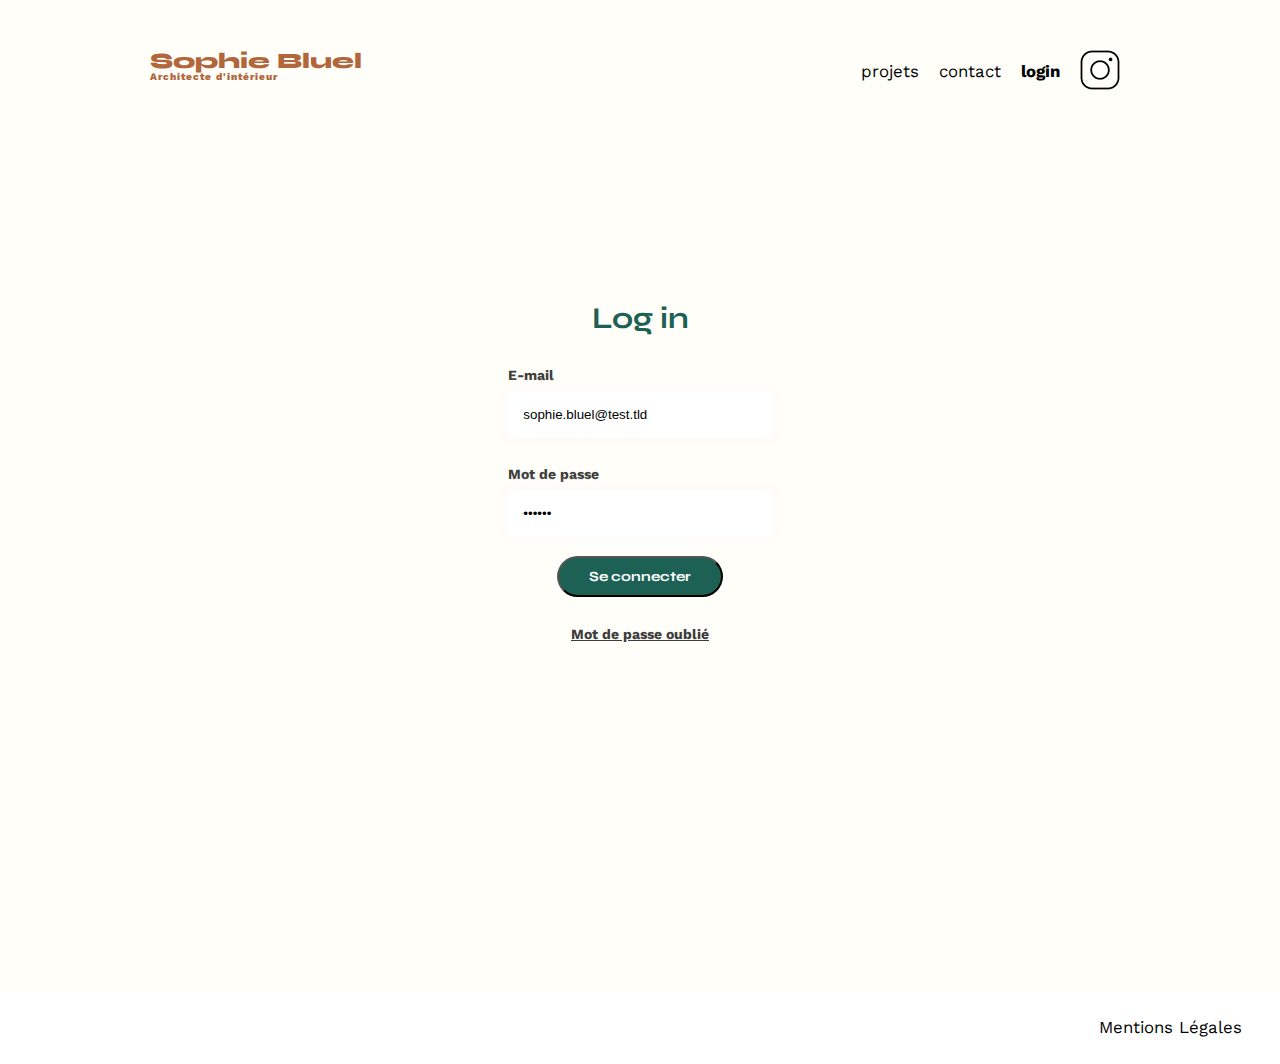
<file: FrontEnd/login.html>
<!DOCTYPE html>
<html lang="fr">
<head>
	<meta charset="UTF-8">
	<title>Sophie Bluel - Architecte d'intérieur</title>
	<meta name="viewport" content="width=device-width, initial-scale=1.0">
	<link rel="preconnect" href="https://fonts.googleapis.com">
	<link rel="preconnect" href="https://fonts.gstatic.com" crossorigin>
	<link href="https://fonts.googleapis.com/css2?family=Syne:wght@700;800&family=Work+Sans&display=swap" rel="stylesheet">
	<meta name="description" content="">
	<link rel="stylesheet" href="assets/style.css">
</head>
<body>
<header>
	<div class="header-main">
		<h1>Sophie Bluel <span>Architecte d'intérieur</span></h1>
		<nav>
			<ul>
				<li><a href="index.html">projets</a></li>
				<li>contact</li>
				<li><a href="login.html" class="nav-selected">login</a></li>
				<li><img src="assets/icons/instagram.png" alt="Instagram"></li>
			</ul>
		</nav>
	</div>
</header>
<main>
    <div class="login">
        <h2>Log in</h2>
        <form action="">
            <label for="email">E-mail</label>
			<input class="login-email" type="email" value="sophie.bluel@test.tld">
            <label for="password">Mot de passe</label>
			<input class="login-password" type="password" value="S0phie">
        </form>
		<p class="login-error">L'e-mail ou le mot de passe est incorrecte</p>
        <button class="login-button">Se connecter</button>
        <a href="">Mot de passe oublié</a>
    </div>
</main>
<footer>
	<nav>
		<ul>
			<li>Mentions Légales</li>
		</ul>
	</nav>
</footer>
</body>
<script src="login.js"></script>
</html>
</file>
<file: FrontEnd/assets/style.css>
/* http://meyerweb.com/eric/tools/css/reset/
   v2.0 | 20110126
   License: none (public domain)
*/

html, body, div, span, applet, object, iframe,
h1, h2, h3, h4, h5, h6, p, blockquote, pre,
a, abbr, acronym, address, big, cite, code,
del, dfn, em, img, ins, kbd, q, s, samp,
small, strike, strong, sub, sup, tt, var,
b, u, i, center,
dl, dt, dd, ol, ul, li,
fieldset, form, label, legend,
table, caption, tbody, tfoot, thead, tr, th, td,
article, aside, canvas, details, embed,
figure, figcaption, footer, header, hgroup,
menu, nav, output, ruby, section, summary,
time, mark, audio, video {
	margin: 0;
	padding: 0;
	border: 0;
	font-size: 100%;
	font: inherit;
	vertical-align: baseline;
}
/* HTML5 display-role reset for older browsers */
article, aside, details, figcaption, figure,
footer, header, hgroup, menu, nav, section {
	display: block;
}
body {
	line-height: 1;
}
ol, ul {
	list-style: none;
}
blockquote, q {
	quotes: none;
}
blockquote:before, blockquote:after,
q:before, q:after {
	content: '';
	content: none;
}
table {
	border-collapse: collapse;
	border-spacing: 0;
}
/** end reset css**/
body {
	max-width: 1440px;
	margin:auto;
	font-family: 'Work Sans' ;
	font-size: 14px;
}
header {
	display: flex;
	flex-direction: column;
	background-color: #FFFEF8;
}
.header-main {
	margin: 50px 150px;
	display: flex;
	justify-content: space-between;
}
.header-main a {
	color: black;
	text-decoration: none;
}
main {
	padding: 0px 245px;
	background-color: #FFFEF8;
}
section {
	margin: 50px 0
}

h1{
	display: flex;
	flex-direction: column;
	font-family: 'Syne';
	font-size: 22px;
	font-weight: 800;
	color: #B1663C
}

h1 > span {
	font-family: 'Work Sans';
	font-size:10px;
	letter-spacing: 0.1em;
}

h2{
	font-family: 'Syne';
	font-weight: 700;
	font-size: 30px;
	color: #1D6154
}
nav ul {
	display: flex;
	align-items: center;
	list-style-type: none;

}
nav li {
	padding: 0 10px;
	font-size: 1.2em;
}
.nav-selected {
	font-weight: bold;
}
nav a:hover, li:hover {
	color: #B1663C;
}
#introduction {
	margin-top: 0px;
	padding-top: 50px;
	display: flex;
	align-items: center;
}
#introduction figure {
	flex: 1
}
#introduction img {
	display: block;
	width: 90%;
}
.introduction-edit-button, .portfolio-edit-button {
	margin-top: 15px;
	padding: 0px;
	display: flex;
	font-size: 14px;
	border: none;
	background-color: #FFFEF8;
	cursor: pointer;
	display: none;
}
.introduction-edit-button span, .portfolio-edit-button span {
	margin-left: 10px;
	font-family: 'Work Sans';
}
#introduction article {
	flex: 1
}
#introduction h2 {
	margin-bottom: 1em;
}

#introduction p {
	margin-bottom: 0.5em;
}
#portfolio {
	margin-top: 100px;
}
#portfolio h2 {
	text-align: center;
}
.portfolio-project {
	display: flex;
	justify-content: center;
	margin-bottom: 30px;
}
.portfolio-edit-button {
    margin-top: 0px;
	margin-left: 30px;
	display: flex;
    align-items: center;
	display: none;
}
.filters {
	display: flex;
	justify-content: center;
	padding: 20px 0px 50px 0px;
	gap: 10px;
}

.filter {
	padding: 10px 15px;
	border: 1px solid #1D6154;
	border-radius: 60px;
	color: #1D6154;
	background-color: white;
	font-size: 16px;
	font-family: 'Syne';
}

.filter-selected, .filter:hover {
	color: white;
	background-color: #1D6154;
	cursor: pointer;
}

.gallery {
	width: 100%;
	display: grid;
	grid-template-columns: 1fr 1fr 1fr;
	grid-column-gap: 20px;
	grid-row-gap: 20px;
}

.gallery img {
	width: 100%;

}
#contact {
	width: 50%;
margin: auto;
}
#contact > * {
	text-align: center;

}
#contact h2{
	margin-bottom: 20px;
}
#contact form {
	text-align: left;
	margin-top:30px;
	display: flex;
	flex-direction: column;
}

#contact input {
	height: 50px;
	font-size: 1.2em;
	border: none;
	box-shadow: 0px 4px 14px rgba(0, 0, 0, 0.09);
}
#contact label {
	margin: 2em 0 1em 0;
}
#contact textarea {
	border: none;
	box-shadow: 0px 4px 14px rgba(0, 0, 0, 0.09);
}

input[type="submit"]{
	font-family: 'Syne';
	font-weight: 700;
	color: white;
	background-color: #1D6154;
	margin : 2em auto ;
	width: 180px;
	text-align: center;
	border-radius: 60px ;
}

footer nav ul {
	display: flex;
	justify-content: flex-end;
	margin: 2em
}

/***** Login *****/
.login {
    display: flex;
    flex-direction: column;
    align-items: center;
	padding-top: 160px;
	padding-bottom: 350px;
	background-color: #FFFEF8;
}

.login form {
	width: calc(100% / 3);
	padding-top: 5px;
    display: flex;
    flex-direction: column;
}

.login label {
	margin-top: 30px;
	margin-bottom: 10px;
    font-size: 14px;
	font-weight: 700;
	color: #3D3D3D;
}

.login-email, .login-password {
	padding: 15px;
    border: none;
    box-shadow: 0px 0px 10px 4px rgba(251, 251, 251, 0.9);
}

.login-button {
	margin-top: 20px;
	margin-bottom: 30px;
	padding: 10px 30px;
	border-radius: 60px;
	font-family: 'Syne';
	font-size: 14px;
	font-weight: 700;
	color: white;
    background-color: #1D6154;
	cursor: pointer;
}

.login a {
	font-size: 14px;
	font-weight: 700;
	color: #3D3D3D;
}

.login-error {
	padding-top: 20px;
    color: red;
    display: none;
}

/***** Banner *****/
.banner {
	padding: 10px 150px;
	display: flex;
	justify-content: center;
	background-color: black;
	gap: 25px;
	display: none;
}

.banner-edit-button {
	padding-top: 3px;
	display: flex;
	border: none;
	align-items: center;
	color: white;
	background-color: black;
	gap: 10px;
	font-size: 14px;
	cursor: pointer;
}

.banner-publish-button {
	padding: 10px 20px;
	border-radius: 60px;
	border: none;
	font-family: 'Work Sans';
	font-weight: bold;
	font-size: 14px;
	cursor: pointer;
}

/***** Modale *****/
.modal {
	width: 630px;
	position: fixed;
	border-radius: 10px;
	border: none;
	padding: 0;
}

.modal::backdrop {
	background-color: #00000073;
}

.modal-content, .modal-content-two {
	display: flex;
	flex-direction: column;
	flex-wrap: wrap;
	align-items: center;
	padding: 30px 10px;
	height: 97%;
}

.modal-content-two {
	display: none;
}

.modal-close {
	font-size: 1.7em;
	position: absolute;
	top: 20px;
	right: 40px;
	cursor: pointer;
}

.modal-content-add-work {
	display: flex;
	flex-direction: column;
	align-items: center;
	width: 100%;
}

.modal-gallery {
	width: 70%;
	padding-top: 30px;
	padding-bottom: 20px;
	display: flex;
	flex-wrap: wrap;
	gap: 12px;
}

.modal-gallery img {
	width: 75px;
	height: 100px;
}

.modal-gallery-image {
	display: flex;
	flex-direction: column;
	gap: 5px;
	position: relative;
}

.modal-trash {
	color: white;
	font-size: 0.9em;
	padding: 4px;
	background-color: black;
	border-radius: 2px;
	position: absolute;
	right: 5px;
	top: 5px;
	cursor: pointer;
}

.modal-arrow {
	color: white;
	font-size: 0.9em;
	padding: 4px;
	background-color: black;
	border-radius: 2px;
	top: 10px;
	right: 10px;
	position: absolute;
	top: 5px;
	right: 25px;
	visibility: hidden;
}

.modal-gallery-image:hover .modal-arrow {
	visibility: visible;
}

.modal-line {
	border: 1px solid rgba(150, 149, 149, 0.74);
	border-top: none;
	width: 80%;
	margin-top: 5px;
}

.modal-add-photo {
	background-color: #1D6154;
	color: white;
	border-radius: 20px;
	padding: 8px 13px 8px 13px;
	border: 1.5px solid #1D6154;
	font-family: 'Syne';
	font-size: 1.1em;
	margin-top: 30px;
	margin-bottom: 15px;
	width: 40%;
	cursor: pointer;
}

.modal-delete {
	color: #D65353;
	font-family: 'Syne';
	cursor: pointer;
}

.modal-return {
	font-size: 1.6em;
	padding-left: 10px;
	cursor: pointer;
	position: absolute;
	top: 20px;
	left: 40px;
}

form {
	width: 85%;
}

.add-img-form {
    display: flex;
    flex-direction: column;
    align-items: center;
    justify-content: center;
    margin-top: 40px;
    background-color: #E8F1F6;
    margin-bottom: 10px;
    border-radius: 5px;
    height: 170px;
    width: 100%;
}

.add-img-form i {
	font-size: 4em;
	color: #B9C5CC;
}

.add-img-form p {
	font-size: 0.9em;
}

.add-img-form input {
	display: none;
}

.selected-img {
    display: none;
    height: 100%;
    width: 129px;
}

.form-add-img-button {
	font-size: 1.1em;
	margin-top: 15px;
	margin-bottom: 10px;
	padding: 10px 25px;
	border-radius: 20px;
	background-color: #CBD6DC;
	color: #306685;
}

.modal-add-work-input {
	padding-top: 20px;
	display: flex;
	flex-direction: column;
	gap: 15px;
}

input[type="text"],
select {
	padding: 15px;
	border: none;
	box-shadow: 0px 4px 14px 0px #0000002c;
}

select {
	margin-bottom: 40px;
}

.modal-add-work-button {
	font-family: 'Syne';
	margin-top: 30px;
	padding: 10px;
	width: 30%;
	border: none;
	border-radius: 20px;
	color: white;
	background-color: #1D6154;
	font-size: 1.2em;
	cursor: pointer;
}

.message-error {
	margin-bottom: 15px;
	color: #D65353;
	display: none;
}

h3 {
    font-family: 'Work Sans';
    font-size: 2.1em;
}
</file>
